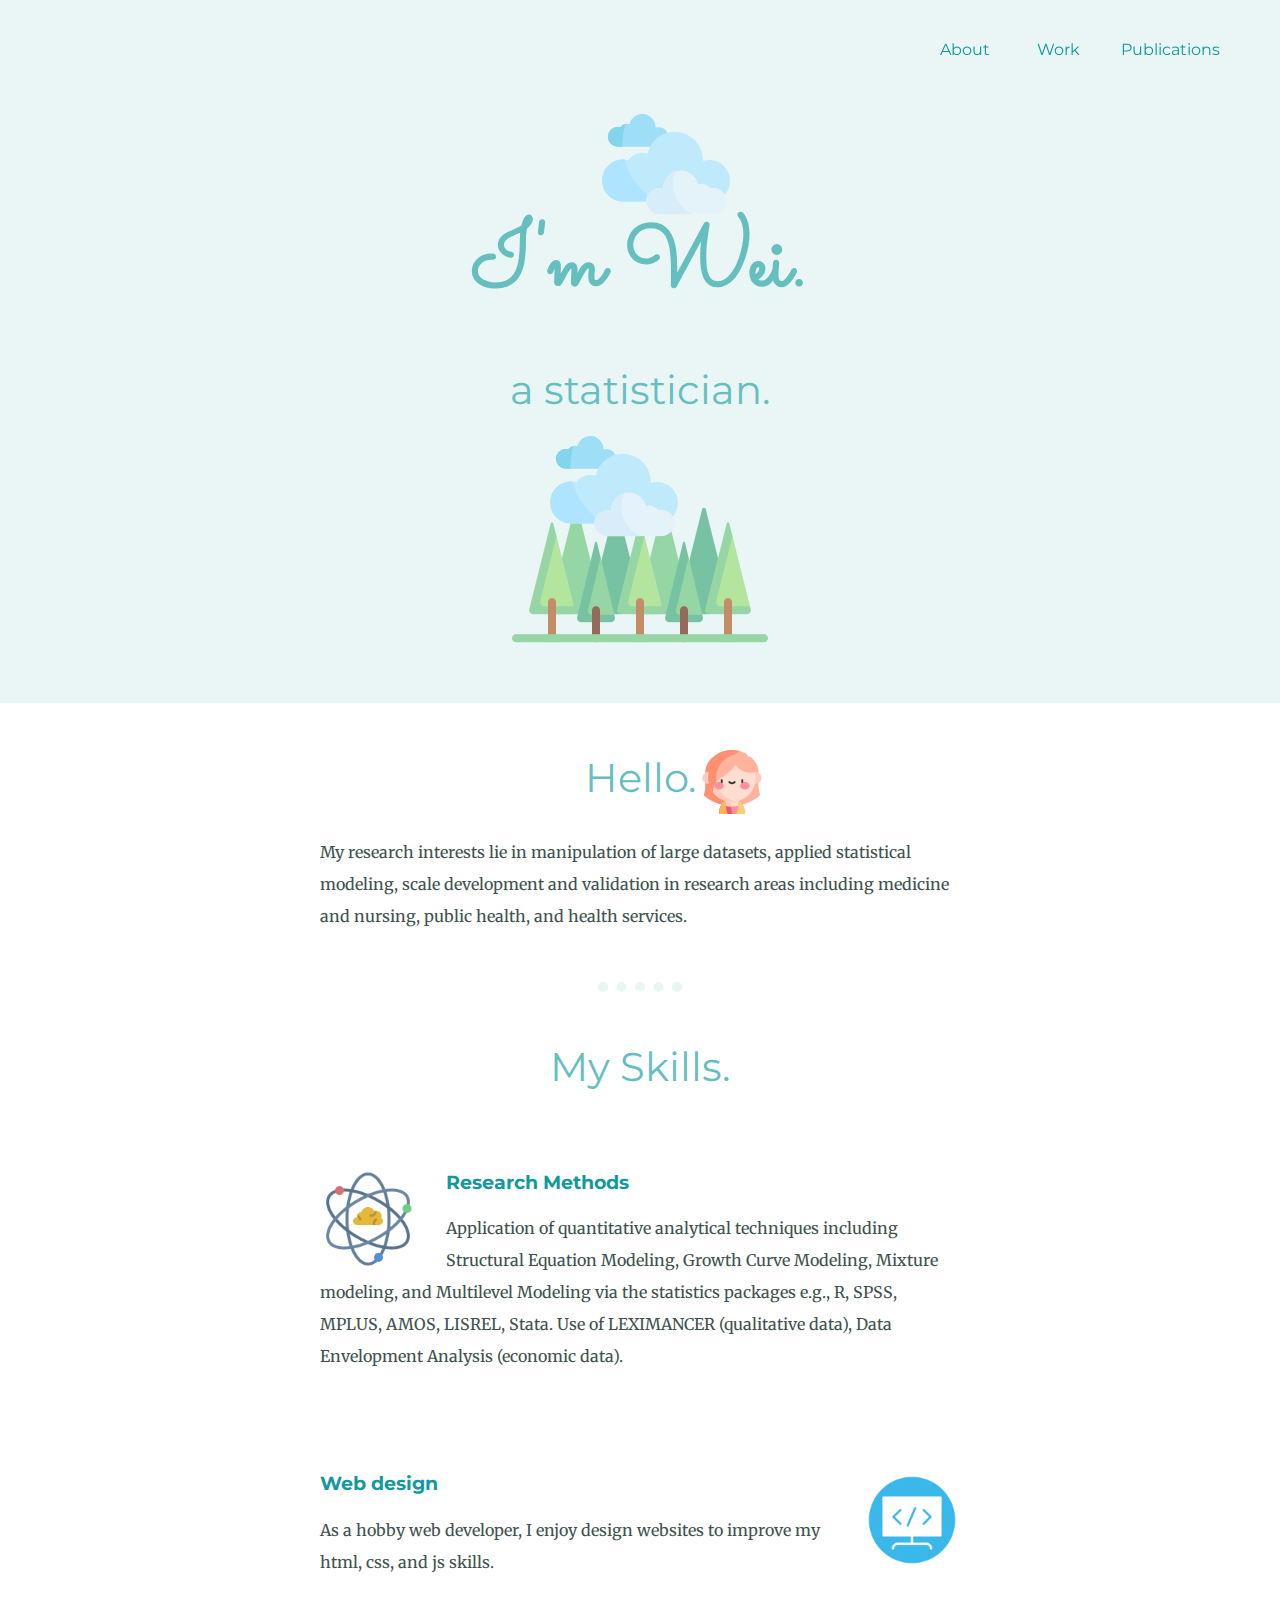
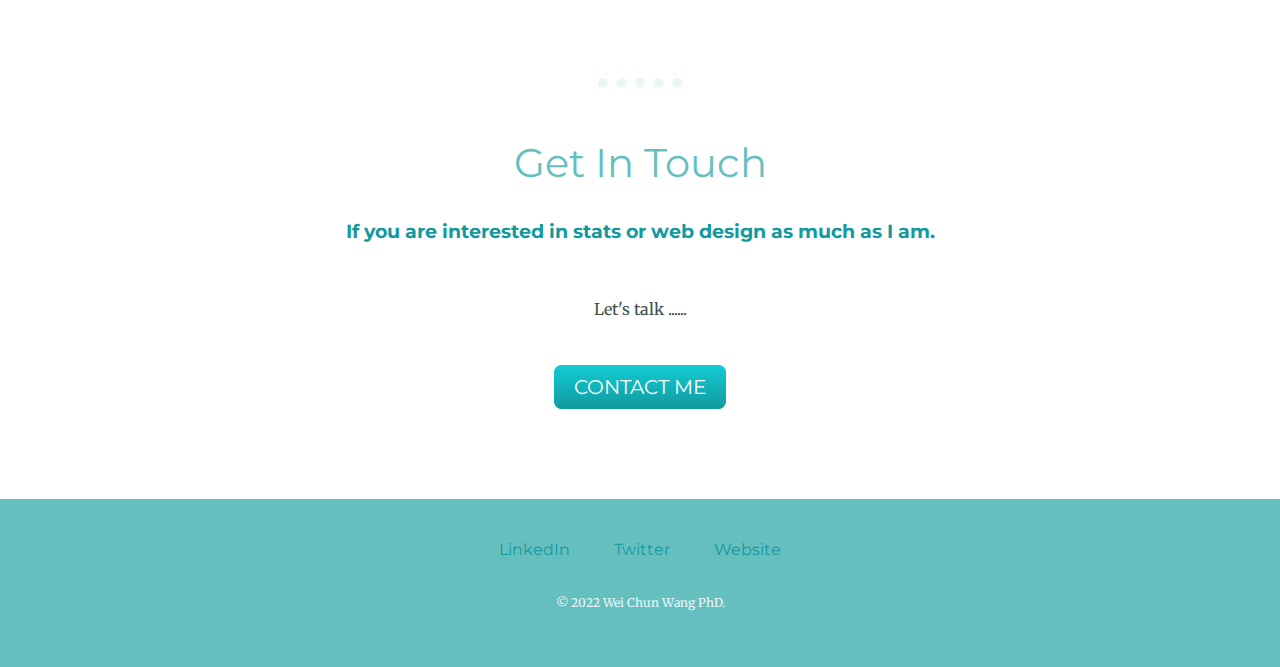
<file: index.html>
<html lang="en" dir="ltr">

<head>
  <meta charset="utf-8">
  <title>My Site</title>
  <link rel="stylesheet" href="./styles.css">  
  <link rel="preconnect" href="https://fonts.googleapis.com">
  <link rel="preconnect" href="https://fonts.gstatic.com" crossorigin>
  <link href="https://fonts.googleapis.com/css2?family=Merriweather&family=Montserrat:ital@1&family=Sacramento&display=swap" rel="stylesheet">

</head>


<body>
  <div class="top-container">
    <a class="About" href="about.html">About</a>
    <a class="Work" href="work.html">Work</a>
    <a class="Publications" href="publications.html">Publications</a>

    <img class="top-cloud" src="images/cloud.png" alt="cloud-img">
    <h1>I'm Wei. </h1>
    <h2>a statistician. </h2>
    <img class="bottom-cloud" src="images/cloud.png" alt="cloud-img">
    <img src="images/forest.png" alt="forest-img">
  </div>

  <div class="middle-container">
    <div class="profile">
      <img class="MeImage" src="images/Me.png" alt="Me Profile photo">
      <h2>Hello.</h2>
      <p class="intro">My research interests lie in manipulation of large datasets, applied statistical modeling, scale development and validation in research areas including medicine and nursing, public health, and health services.</p>
    </div>
    <hr>
    <div class="skills">
      <h2>My Skills.</h2>
      <div class="skill-row">
        <img class="skill" src="images/science.png" alt="data science image">
        <h3>Research Methods</h3>
        <p>Application of quantitative analytical techniques including Structural Equation Modeling, Growth Curve Modeling, Mixture modeling, and Multilevel Modeling via the statistics packages e.g., R, SPSS, MPLUS, AMOS, LISREL, Stata. Use of
          LEXIMANCER (qualitative data), Data Envelopment Analysis (economic data).</p>
      </div>
      <div class="skill-row">
        <img class="web-design" src="images/computer.png" alt="web design image">
        <h3>Web design</h3>
        <p>As a hobby web developer, I enjoy design websites to improve my html, css, and js skills. </p>
      </div>
    </div>
    <hr>
    <div class="contact-me">
      <h2>Get In Touch</h2>
      <h3>If you are interested in stats or web design as much as I am.</h3>
      <p class="end-text">Let's talk ......</p>
      <a class="btn" href="Contact-Me.html">CONTACT ME</a>
    </div>
  </div>


  <div class="bottom-container">
    <a class="footer-link" href="https://linkedin.com/">LinkedIn</a>
    <a class="footer-link" href="https://twitter.com/">Twitter</a>
    <a class="footer-link" href="https://victoria0017.github.io/Wei/">Website</a>
    <p class="copyright">© 2022 Wei Chun Wang PhD.</p>
  </div>

</body>

</html>
</file>
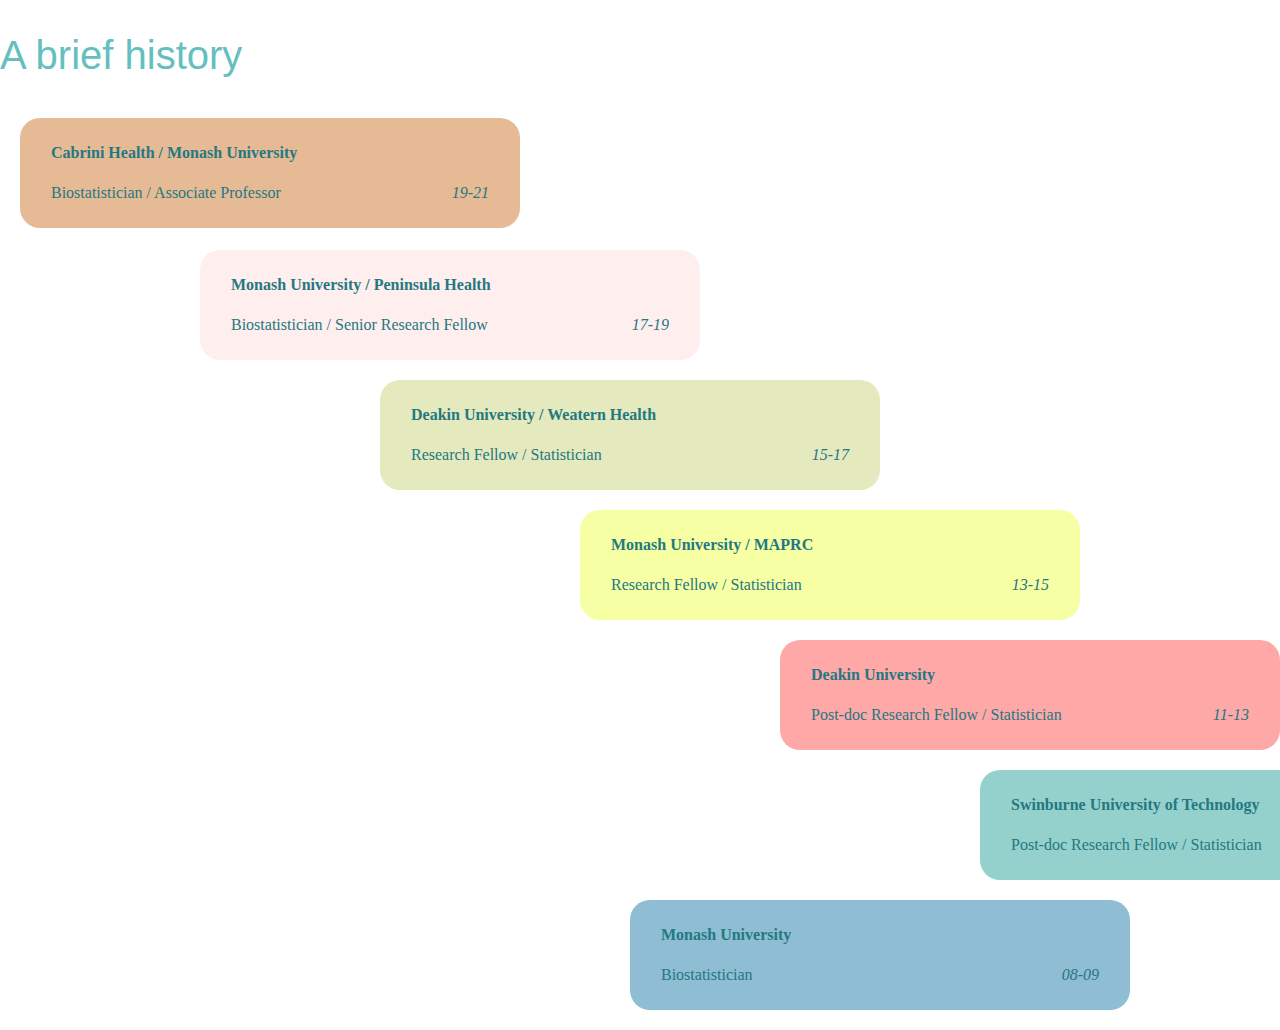
<file: about.html>
<!DOCTYPE html>
<html lang="en" dir="ltr">

<head>
  <link rel="stylesheet" href="./styles.css">
  <meta charset="utf-8">
  <title></title>
  <style media="screen">
    body {
      color: #247881;
      font-family: 'Merriweather', serif;
    }

    h2 {
      color: #66BFBF;
      font-family: 'Montserrat', sans-serif;
    }
  </style>
</head>

<body>
  <h2 style="text-align: left">A brief history</h2>
</body>

<div class="history">


<div class="year-19-21">
  <table style="background-color: #E6BA95">
    <tr>
      <th style="width: 70%">Cabrini Health / Monash University</th>

    </tr>

    <tr>
      <td>Biostatistician / Associate Professor</td>
      <td style="text-align: right"><i>19-21</i></td>
    </tr>
  </table>
</div>

<div class="year-17-19">
  <table style="background-color: #FFEEEE">
    <tr>
      <th style="width: 70%">Monash University / Peninsula Health</th>

    </tr>

    <tr>
      <td>Biostatistician / Senior Research Fellow</td>
      <td style="text-align: right"><i>17-19</i></td>
    </tr>
  </table>
</div>

<div class="year-15-17">
  <table style="background-color: #E4E9BE">
    <tr>
      <th style="width: 70%">Deakin University / Weatern Health</th>

    </tr>

    <tr>
      <td>Research Fellow / Statistician</td>
      <td style="text-align: right"><i>15-17</i></td>
    </tr>
  </table>
</div>

<div class="year-13-15">
  <table style="background-color: #F6FFA4">
    <tr>
      <th style="width: 70%">Monash University / MAPRC</th>

    </tr>

    <tr>
      <td>Research Fellow / Statistician</td>
      <td style="text-align: right"><i>13-15</i></td>
    </tr>
  </table>
</div>

<div class="year-11-13">
  <table style="background-color: #FFA8A8">
    <tr>
      <th style="width: 70%">Deakin University</th>

    </tr>

    <tr>
      <td>Post-doc Research Fellow / Statistician</td>
      <td style="text-align: right"><i>11-13</i></td>
    </tr>
  </table>
</div>

<div class="year-09-11">
  <table style="background-color: #95D1CC">
    <tr>
      <th style="width: 70%">Swinburne University of Technology</th>

    </tr>

    <tr>
      <td>Post-doc Research Fellow / Statistician</td>
      <td style="text-align: right"><i>09-11</i></td>
    </tr>
  </table>
</div>

<div class="year-08-09">
  <table style="background-color: #8FBDD3">
    <tr>
      <th style="width: 70%">Monash University</th>

    </tr>

    <tr>
      <td>Biostatistician</td>
      <td style="text-align: right"><i>08-09</i></td>
    </tr>
  </table>
</div>

</div>
</html>
</file>
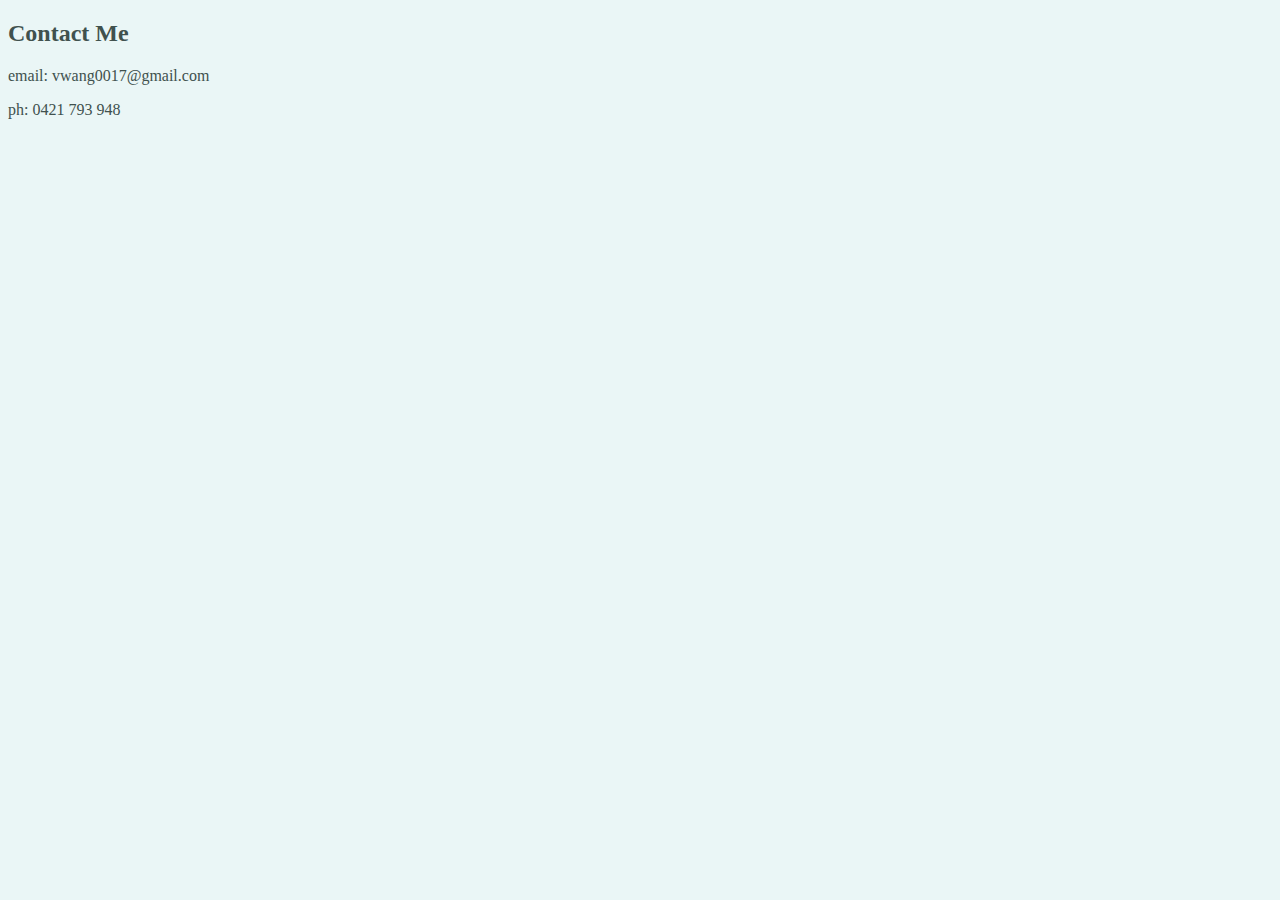
<file: Contact-Me.html>
<!DOCTYPE html>
<html lang="en" dir="ltr">

<head>
  <meta charset="utf-8">
  <title>CONTACT ME</title>
</head>

<body style="color: #40514E; background-color: #EAF6F6;">
  <h2>Contact Me</h2>
  <p>email: vwang0017@gmail.com</p>
  <p>ph: 0421 793 948</p>
</body>

</html>
</file>
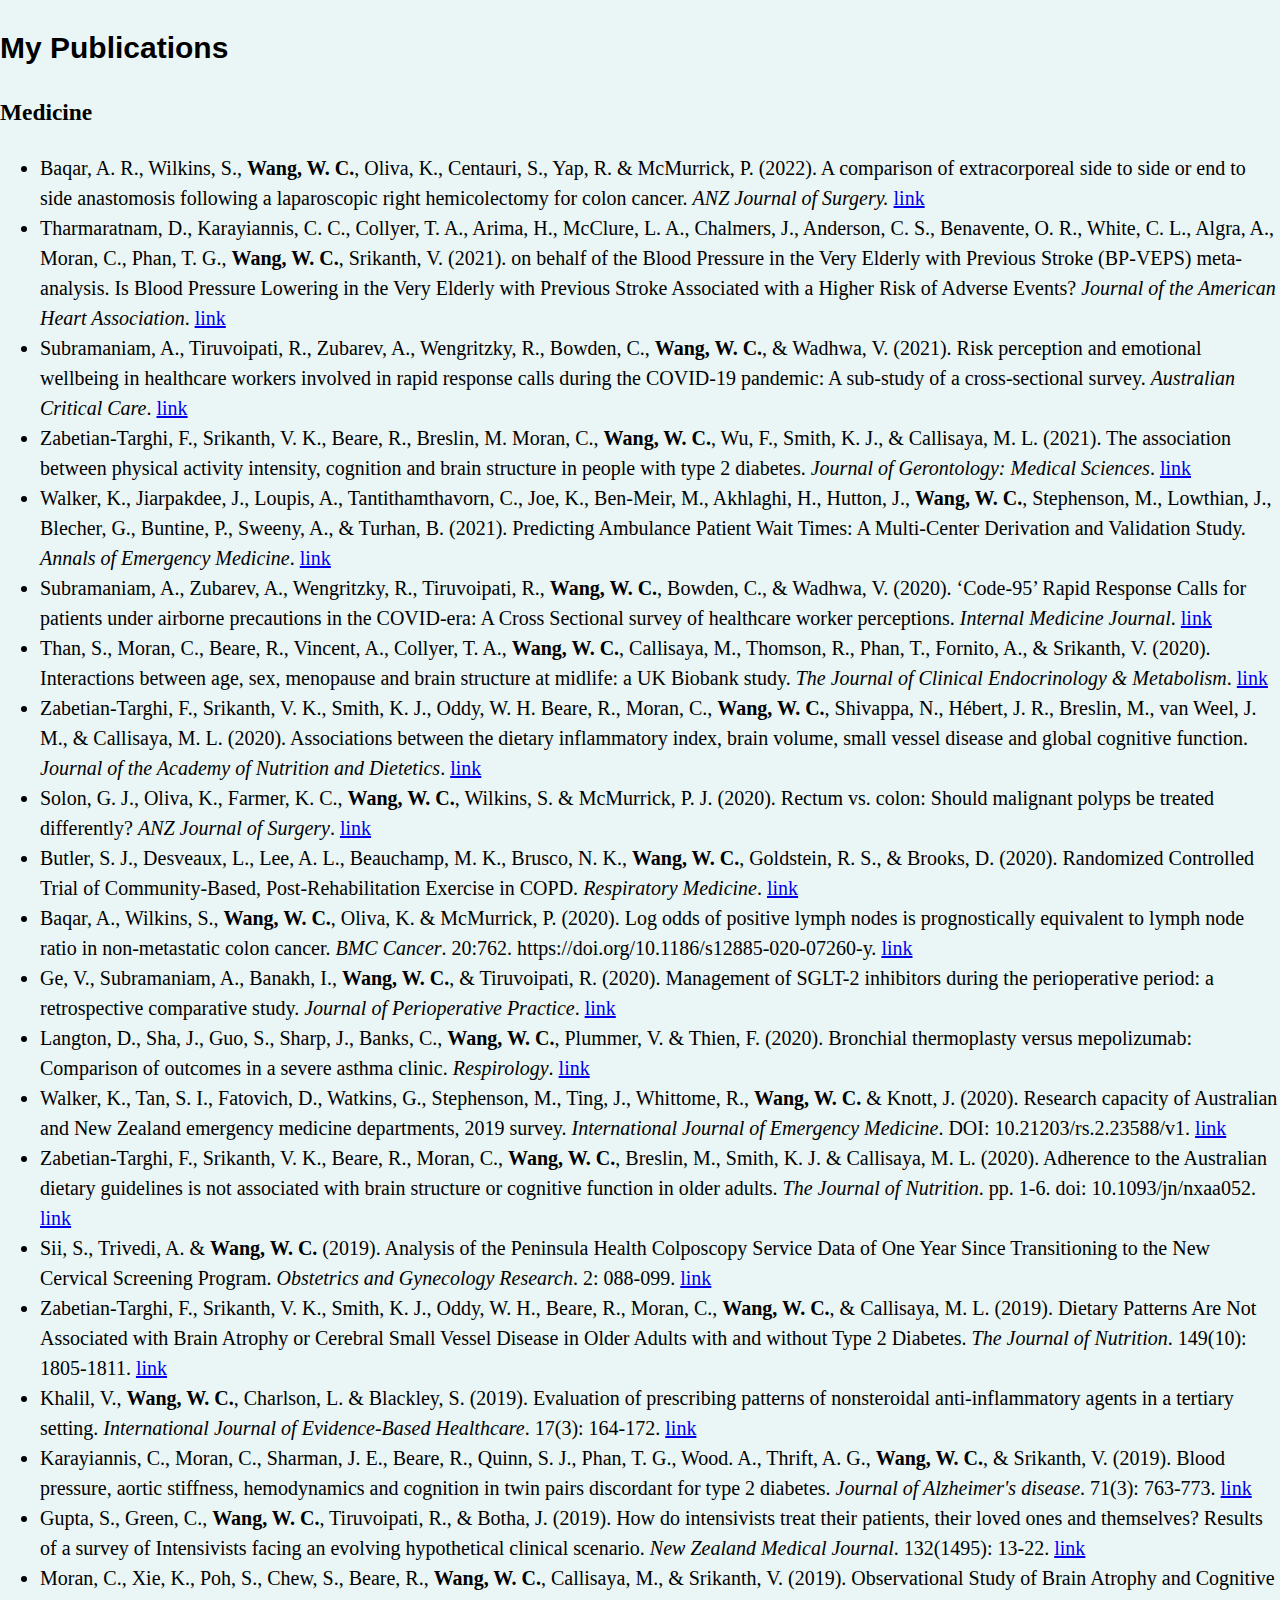
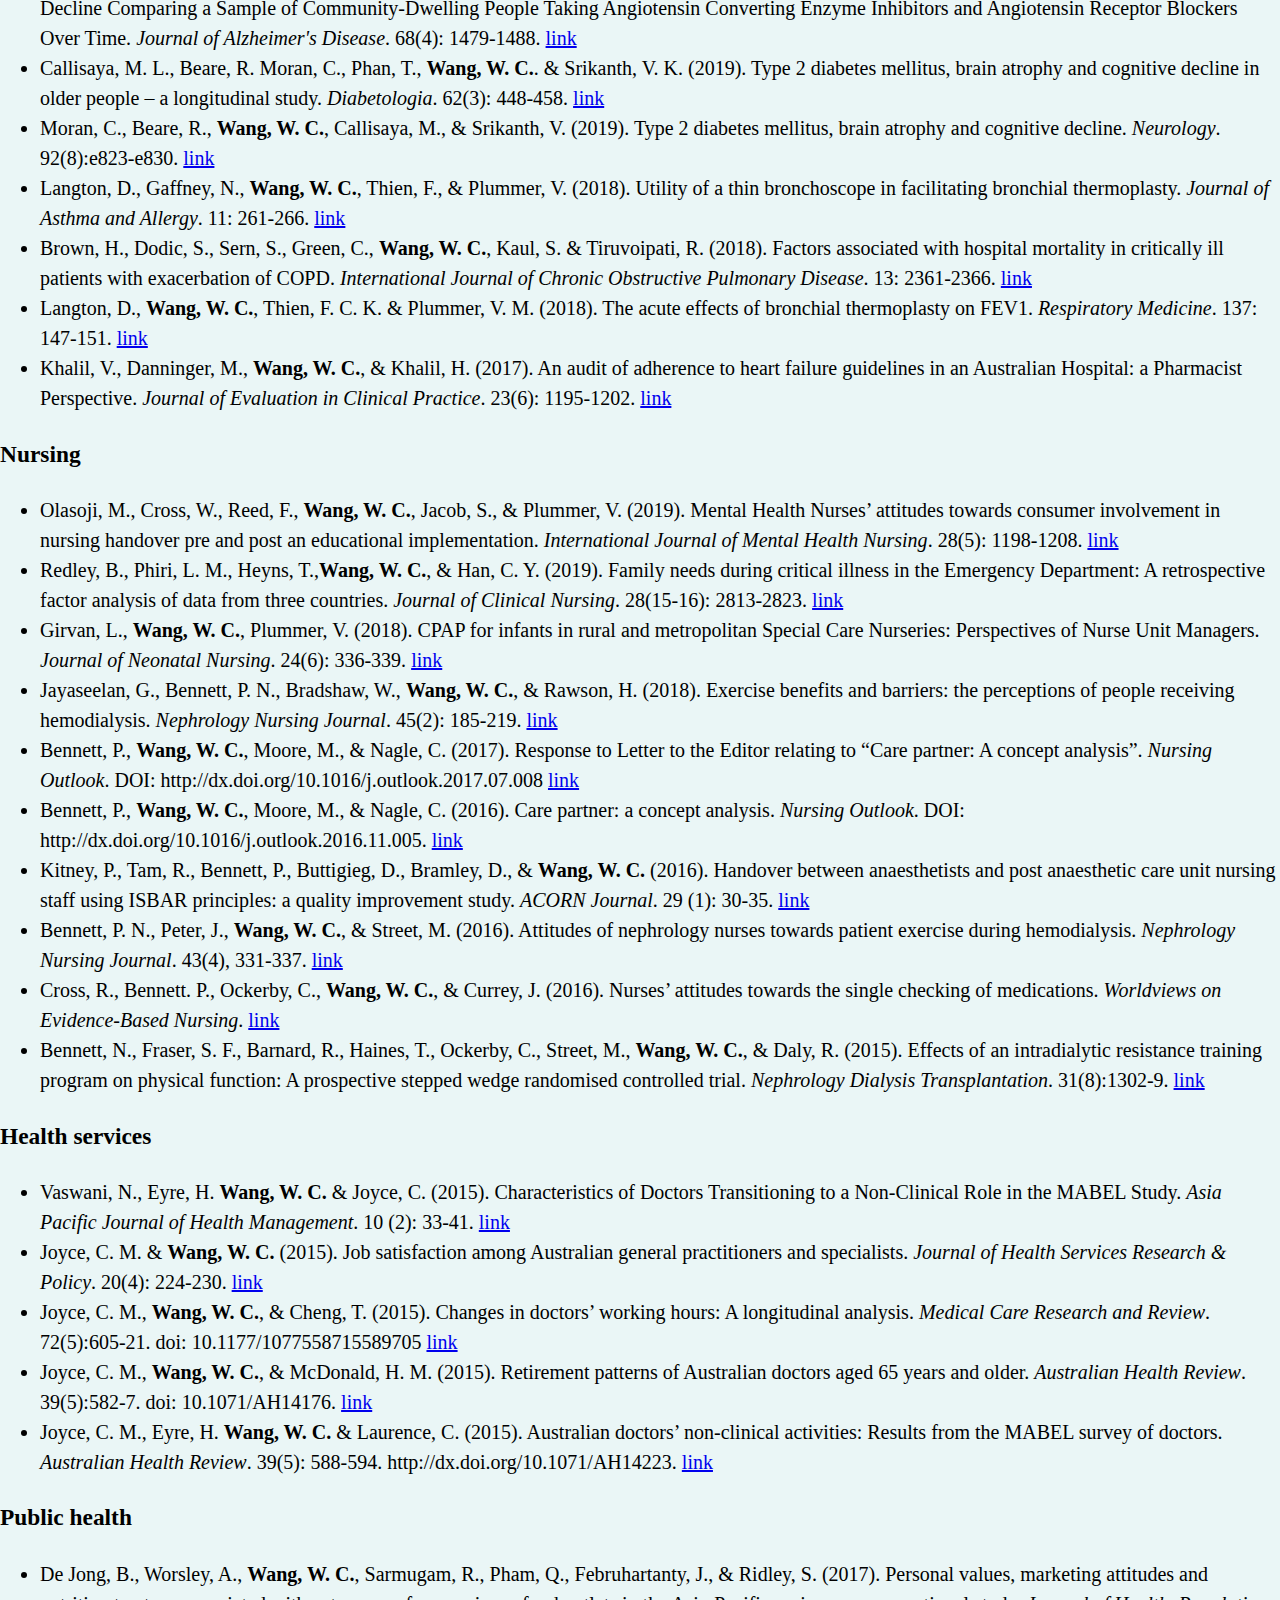
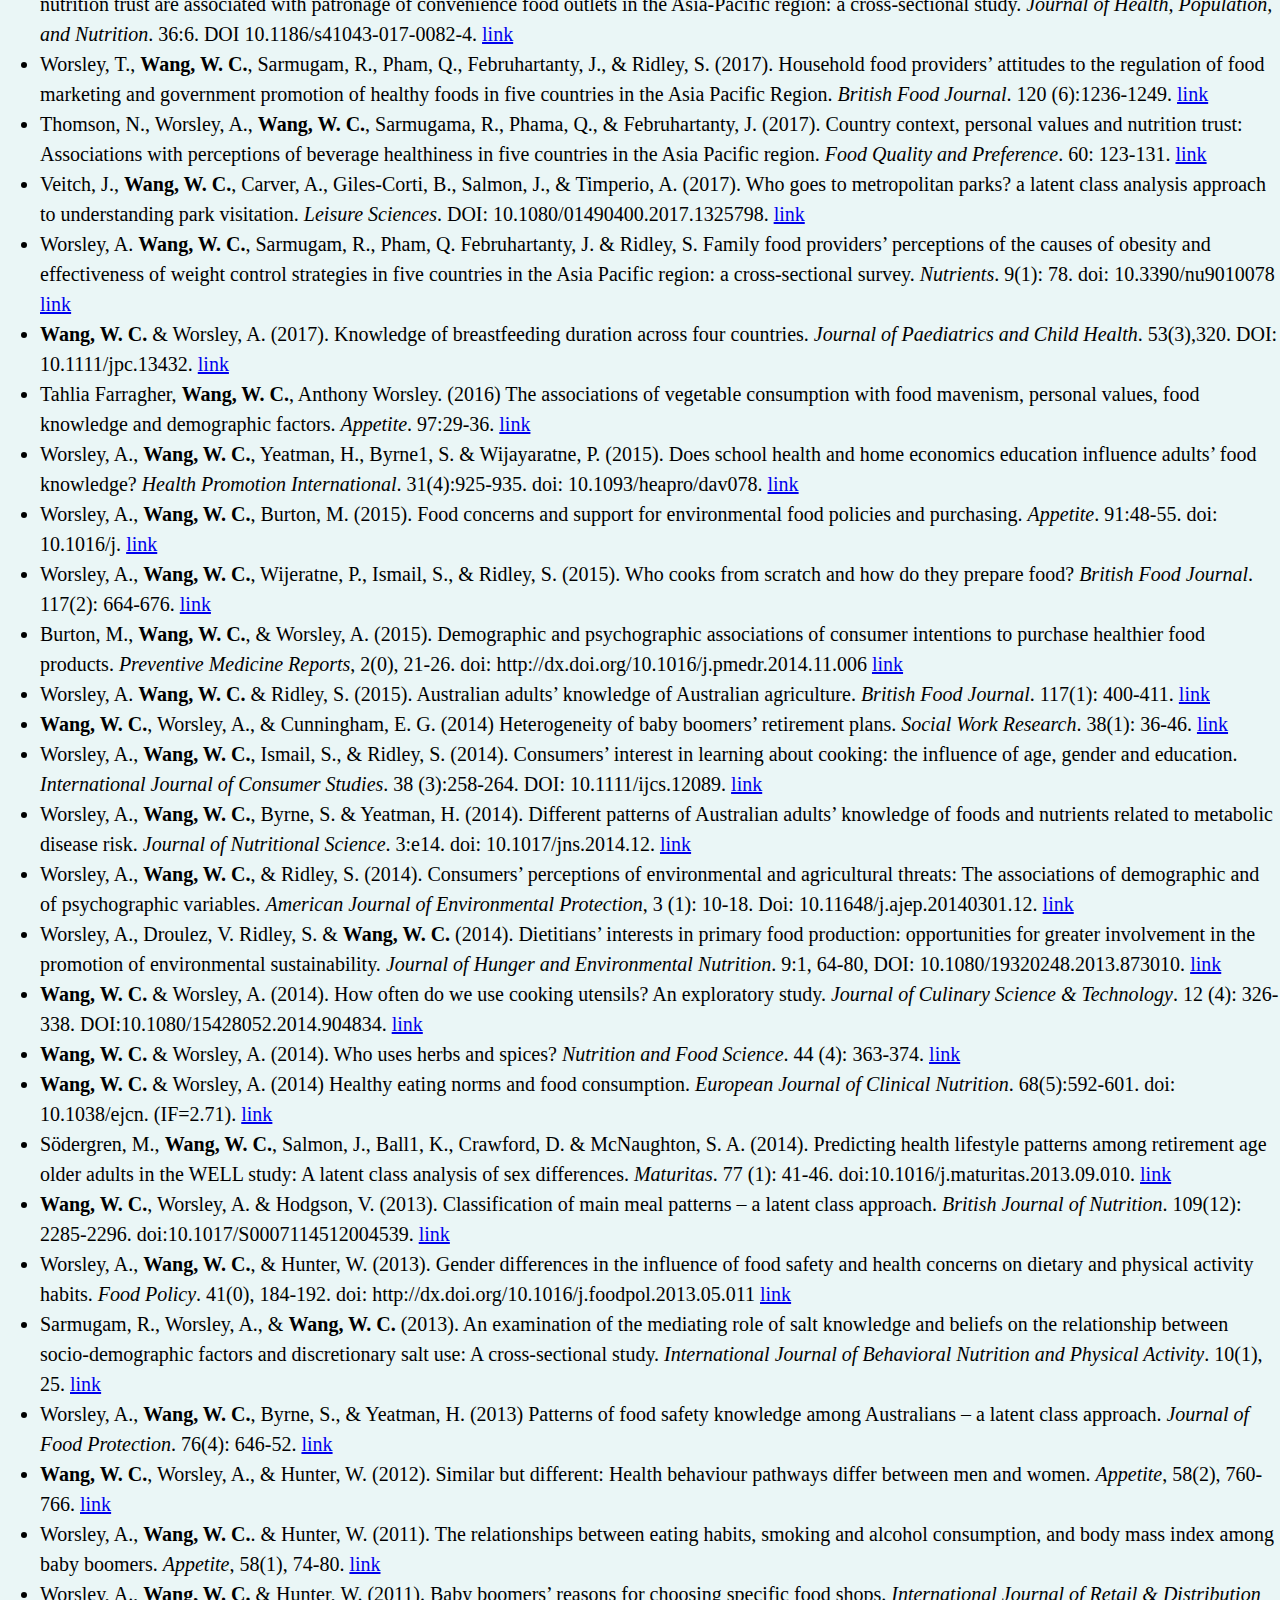
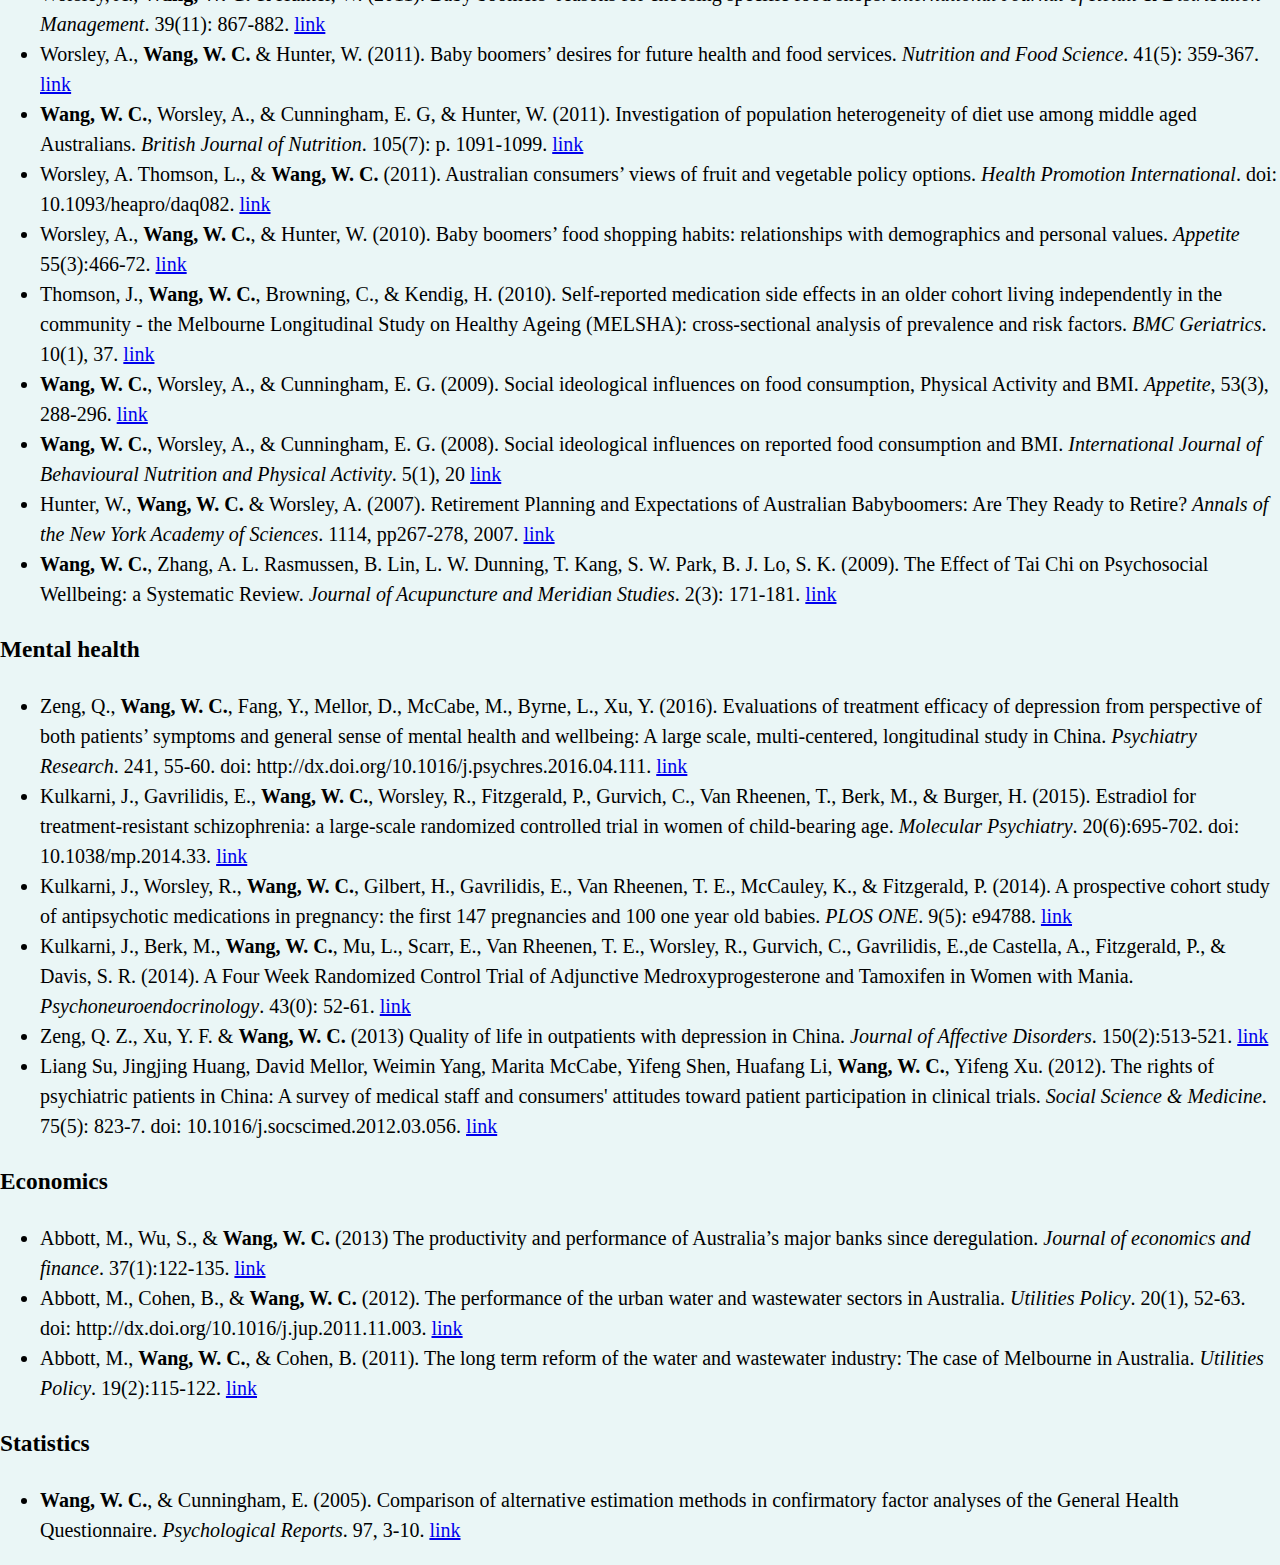
<file: publications.html>
<!DOCTYPE html>
<html lang="en" dir="ltr">

<style media="screen">
  body {

    background-color: #EAF6F6;
    line-height: 1.5;
    margin: 0;
  }

  h2 {
    font-family: 'Montserrat', sans-serif;
  }
</style>

<head>
  <meta charset="utf-8">
  <title>My Publications</title>
</head>

<body>
  <h2>My Publications</h2>
  <style media="screen">
    body {
      font-size: 20px;
    }
  </style>
  <h3>Medicine</h3>
  <ul>
    <li>
      Baqar, A. R., Wilkins, S., <b>Wang, W. C.</b>, Oliva, K., Centauri, S., Yap, R. & McMurrick, P. (2022). A comparison of extracorporeal side to side or end to side anastomosis following a laparoscopic right hemicolectomy for colon cancer. <i>ANZ
        Journal of Surgery.</i>
      <a href="https://pubmed.ncbi.nlm.nih.gov/35403808/#:~:text=Discussion%3A%20The%20type%20of%20extracorporeal,a%20higher%20postoperative%20ileus%20rate.">link</a>
    </li>
    <li>
      Tharmaratnam, D., Karayiannis, C. C., Collyer, T. A., Arima, H., McClure, L. A., Chalmers, J., Anderson, C. S., Benavente, O. R., White, C. L., Algra, A., Moran, C., Phan, T. G., <b>Wang, W. C.</b>, Srikanth, V. (2021). on behalf of the Blood
      Pressure
      in the
      Very Elderly with Previous Stroke (BP-VEPS) meta-analysis. Is Blood Pressure Lowering in the Very Elderly with Previous Stroke Associated with a Higher Risk of Adverse Events? <i>Journal of the American Heart Association</i>.
      <a href="https://www.ahajournals.org/doi/full/10.1161/JAHA.121.022240?af=R#:~:text=Very%20elderly%20people%20in%20secondary,falls%2C%20syncope%2C%20or%20mortality.">link</a>
    </li>
    <li>
      Subramaniam, A., Tiruvoipati, R., Zubarev, A., Wengritzky, R., Bowden, C., <b>Wang, W. C.</b>, & Wadhwa, V. (2021). Risk perception and emotional wellbeing in healthcare workers involved in rapid response calls during the COVID-19 pandemic: A
      sub-study of a cross-sectional survey. <i>Australian Critical Care</i>.
      <a href="https://pubmed.ncbi.nlm.nih.gov/34654611/">link</a>
    </li>
    <li>
      Zabetian-Targhi, F., Srikanth, V. K., Beare, R., Breslin, M. Moran, C., <b>Wang, W. C.</b>, Wu, F., Smith, K. J., & Callisaya, M. L. (2021). The association between physical activity intensity, cognition and brain structure in people with type
      2 diabetes. <i>Journal of Gerontology: Medical Sciences</i>.
      <a href="https://academic.oup.com/biomedgerontology/article-abstract/76/11/2047/6158971?login=false">link</a>
    </li>
    <li>
      Walker, K., Jiarpakdee, J., Loupis, A., Tantithamthavorn, C., Joe, K., Ben-Meir, M., Akhlaghi, H., Hutton, J., <b>Wang, W. C.</b>, Stephenson, M., Lowthian, J., Blecher, G., Buntine, P., Sweeny, A., & Turhan, B. (2021). Predicting Ambulance
      Patient Wait Times: A Multi-Center Derivation and Validation Study. <i>Annals of Emergency Medicine</i>.
      <a href="https://www.annemergmed.com/article/S0196-0644(21)00121-9/fulltext">link</a>
    </li>
    <li>
      Subramaniam, A., Zubarev, A., Wengritzky, R., Tiruvoipati, R., <b>Wang, W. C.</b>, Bowden, C., & Wadhwa, V. (2020). ‘Code-95’ Rapid Response Calls for patients under airborne precautions in the COVID-era: A Cross Sectional survey of healthcare
      worker perceptions. <i>Internal Medicine Journal</i>.
      <a href="https://onlinelibrary.wiley.com/doi/10.1111/imj.15145">link</a>
    </li>
    <li>
      Than, S., Moran, C., Beare, R., Vincent, A., Collyer, T. A., <b>Wang, W. C.</b>, Callisaya, M., Thomson, R., Phan, T., Fornito, A., & Srikanth, V. (2020). Interactions between age, sex, menopause and brain structure at midlife: a UK Biobank
      study. <i>The Journal of Clinical Endocrinology & Metabolism</i>.
      <a href="https://pubmed.ncbi.nlm.nih.gov/33205159/">link</a>
    </li>
    <li>
      Zabetian-Targhi, F., Srikanth, V. K., Smith, K. J., Oddy, W. H. Beare, R., Moran, C., <b>Wang, W. C.</b>, Shivappa, N., Hébert, J. R., Breslin, M., van Weel, J. M., & Callisaya, M. L. (2020). Associations between the dietary inflammatory index,
      brain volume, small vessel disease and global cognitive function. <i>Journal of the Academy of Nutrition and Dietetics</i>.
      <a href="https://pubmed.ncbi.nlm.nih.gov/33339764/">link</a>
    </li>
    <li>
      Solon, G. J., Oliva, K., Farmer, K. C., <b>Wang, W. C.</b>, Wilkins, S. & McMurrick, P. J. (2020). Rectum vs. colon: Should malignant polyps be treated differently? <i>ANZ Journal of Surgery</i>.
      <a href="https://pubmed.ncbi.nlm.nih.gov/33176067/">link</a>
    </li>
    <li>
      Butler, S. J., Desveaux, L., Lee, A. L., Beauchamp, M. K., Brusco, N. K., <b>Wang, W. C.</b>, Goldstein, R. S., & Brooks, D. (2020). Randomized Controlled Trial of Community-Based, Post-Rehabilitation Exercise in COPD. <i>Respiratory
        Medicine</i>.
      <a href="https://www.sciencedirect.com/science/article/abs/pii/S0954611120303358">link</a>
    </li>
    <li>
      Baqar, A., Wilkins, S., <b>Wang, W. C.</b>, Oliva, K. & McMurrick, P. (2020). Log odds of positive lymph nodes is prognostically equivalent to lymph node ratio in non-metastatic colon cancer. <i>BMC Cancer</i>. 20:762.
      https://doi.org/10.1186/s12885-020-07260-y.
      <a href="https://bmccancer.biomedcentral.com/articles/10.1186/s12885-020-07260-y">link</a>
    </li>
    <li>
      Ge, V., Subramaniam, A., Banakh, I., <b>Wang, W. C.</b>, & Tiruvoipati, R. (2020). Management of SGLT-2 inhibitors during the perioperative period: a retrospective comparative study. <i>Journal of Perioperative Practice</i>.
      <a href="https://pubmed.ncbi.nlm.nih.gov/32894998/">link</a>
    </li>
    <li>
      Langton, D., Sha, J., Guo, S., Sharp, J., Banks, C., <b>Wang, W. C.</b>, Plummer, V. & Thien, F. (2020). Bronchial thermoplasty versus mepolizumab: Comparison of outcomes in a severe asthma clinic. <i>Respirology</i>.
      <a href="https://onlinelibrary.wiley.com/doi/full/10.1111/resp.13830">link</a>
    </li>
    <li>
      Walker, K., Tan, S. I., Fatovich, D., Watkins, G., Stephenson, M., Ting, J., Whittome, R., <b>Wang, W. C.</b> & Knott, J. (2020). Research capacity of Australian and New Zealand emergency medicine departments, 2019 survey. <i>International
        Journal of Emergency Medicine</i>. DOI: 10.21203/rs.2.23588/v1.
      <a href="https://intjem.biomedcentral.com/articles/10.1186/s12245-020-00275-z">link</a>
    </li>
    <li>
      Zabetian-Targhi, F., Srikanth, V. K., Beare, R., Moran, C., <b>Wang, W. C.</b>, Breslin, M., Smith, K. J. & Callisaya, M. L. (2020). Adherence to the Australian dietary guidelines is not associated with brain structure or cognitive function in
      older adults. <i>The Journal of Nutrition</i>. pp. 1-6. doi: 10.1093/jn/nxaa052.
      <a href="https://eprints.utas.edu.au/33373/">link</a>
    </li>
    <li>
      Sii, S., Trivedi, A. & <b>Wang, W. C.</b> (2019). Analysis of the Peninsula Health Colposcopy Service Data of One Year Since Transitioning to the New Cervical Screening Program. <i>Obstetrics and Gynecology Research</i>. 2: 088-099.
      <a href="https://www.fortunejournals.com/articles/analysis-of-the-peninsula-health-colposcopy-service-data-of-one-year-since-transitioning-to-the-new-cervical-screening-program.html">link</a>
    </li>
    <li>
      Zabetian-Targhi, F., Srikanth, V. K., Smith, K. J., Oddy, W. H., Beare, R., Moran, C., <b>Wang, W. C.</b>, & Callisaya, M. L. (2019). Dietary Patterns Are Not Associated with Brain Atrophy or Cerebral Small Vessel Disease in Older Adults with
      and without Type 2 Diabetes. <i>The Journal of Nutrition</i>. 149(10): 1805-1811.
      <a href="https://pubmed.ncbi.nlm.nih.gov/31254348/">link</a>
    </li>
    <li>
      Khalil, V., <b>Wang, W. C.</b>, Charlson, L. & Blackley, S. (2019). Evaluation of prescribing patterns of nonsteroidal anti-inflammatory agents in a tertiary setting. <i>International Journal of Evidence-Based Healthcare</i>. 17(3): 164-172.
      <a href="https://pubmed.ncbi.nlm.nih.gov/31211729/">link</a>
    </li>
    <li>
      Karayiannis, C., Moran, C., Sharman, J. E., Beare, R., Quinn, S. J., Phan, T. G., Wood. A., Thrift, A. G., <b>Wang, W. C.</b>, & Srikanth, V. (2019). Blood pressure, aortic stiffness, hemodynamics and cognition in twin pairs discordant for type
      2 diabetes. <i>Journal of Alzheimer's disease</i>. 71(3): 763-773.
      <a href="https://pubmed.ncbi.nlm.nih.gov/31424396/">link</a>
    </li>
    <li>
      Gupta, S., Green, C., <b>Wang, W. C.</b>, Tiruvoipati, R., & Botha, J. (2019). How do intensivists treat their patients, their loved ones and themselves? Results of a survey of Intensivists facing an evolving hypothetical clinical scenario.
      <i>New Zealand Medical Journal</i>. 132(1495): 13-22.
      <a href="https://pubmed.ncbi.nlm.nih.gov/31095540/">link</a>
    </li>
    <li>
      Moran, C., Xie, K., Poh, S., Chew, S., Beare, R., <b>Wang, W. C.</b>, Callisaya, M., & Srikanth, V. (2019). Observational Study of Brain Atrophy and Cognitive Decline Comparing a Sample of Community-Dwelling People Taking Angiotensin Converting
      Enzyme Inhibitors and Angiotensin Receptor Blockers Over Time. <i>Journal of Alzheimer's Disease</i>. 68(4): 1479-1488.
      <a href="https://pubmed.ncbi.nlm.nih.gov/30909218/">link</a>
    </li>
    <li>
      Callisaya, M. L., Beare, R. Moran, C., Phan, T., <b>Wang, W. C.</b>. & Srikanth, V. K. (2019). Type 2 diabetes mellitus, brain atrophy and cognitive decline in older people – a longitudinal study. <i>Diabetologia</i>. 62(3): 448-458.
      <a href="https://link.springer.com/article/10.1007/s00125-018-4778-9">link</a>
    </li>
    <li>
      Moran, C., Beare, R., <b>Wang, W. C.</b>, Callisaya, M., & Srikanth, V. (2019). Type 2 diabetes mellitus, brain atrophy and cognitive decline. <i>Neurology</i>. 92(8):e823-e830.
      <a href="https://pubmed.ncbi.nlm.nih.gov/30674592/">link</a>
    </li>
    <li>
      Langton, D., Gaffney, N., <b>Wang, W. C.</b>, Thien, F., & Plummer, V. (2018). Utility of a thin bronchoscope in facilitating bronchial thermoplasty. <i>Journal of Asthma and Allergy</i>. 11: 261-266.
      <a href="https://pubmed.ncbi.nlm.nih.gov/30410372/">link</a>
    </li>
    <li>
      Brown, H., Dodic, S., Sern, S., Green, C., <b>Wang, W. C.</b>, Kaul, S. & Tiruvoipati, R. (2018). Factors associated with hospital mortality in critically ill patients with exacerbation of COPD. <i>International Journal of Chronic Obstructive
        Pulmonary Disease</i>. 13: 2361-2366.
      <a href="https://pubmed.ncbi.nlm.nih.gov/30122916/">link</a>
    </li>
    <li>
      Langton, D., <b>Wang, W. C.</b>, Thien, F. C. K. & Plummer, V. M. (2018). The acute effects of bronchial thermoplasty on FEV1. <i>Respiratory Medicine</i>. 137: 147-151.
      <a href="https://www.resmedjournal.com/article/S0954-6111(18)30067-2/fulltext">link</a>
    </li>
    <li>
      Khalil, V., Danninger, M., <b>Wang, W. C.</b>, & Khalil, H. (2017). An audit of adherence to heart failure guidelines in an Australian Hospital: a Pharmacist Perspective. <i>Journal of Evaluation in Clinical Practice</i>. 23(6): 1195-1202.
      <a href="https://pubmed.ncbi.nlm.nih.gov/28512920/">link</a>
    </li>
  </ul>

  <h3>Nursing</h3>
  <ul>
    <li>
      Olasoji, M., Cross, W., Reed, F., <b>Wang, W. C.</b>, Jacob, S., & Plummer, V. (2019). Mental Health Nurses’ attitudes towards consumer involvement in nursing handover pre and post an educational implementation. <i>International Journal of
        Mental
        Health Nursing</i>. 28(5): 1198-1208.
      <a href="https://onlinelibrary.wiley.com/doi/abs/10.1111/inm.12631">link</a>
    </li>
    <li>
      Redley, B., Phiri, L. M., Heyns, T.,<b>Wang, W. C.</b>, & Han, C. Y. (2019). Family needs during critical illness in the Emergency Department: A retrospective factor analysis of data from three countries. <i>Journal of Clinical Nursing</i>.
      28(15-16): 2813-2823.
      <a href="https://pubmed.ncbi.nlm.nih.gov/30937996/">link</a>
    </li>
    <li>
      Girvan, L., <b>Wang, W. C.</b>, Plummer, V. (2018). CPAP for infants in rural and metropolitan Special Care Nurseries: Perspectives of Nurse Unit Managers. <i>Journal of Neonatal Nursing</i>. 24(6): 336-339.
      <a href="https://www.sciencedirect.com/science/article/abs/pii/S1355184118300498">link</a>
    </li>
    <li>
      Jayaseelan, G., Bennett, P. N., Bradshaw, W., <b>Wang, W. C.</b>, & Rawson, H. (2018). Exercise benefits and barriers: the perceptions of people receiving hemodialysis. <i>Nephrology Nursing Journal</i>. 45(2): 185-219.
      <a href="https://pubmed.ncbi.nlm.nih.gov/30303639/">link</a>
    </li>
    <li>
      Bennett, P., <b>Wang, W. C.</b>, Moore, M., & Nagle, C. (2017). Response to Letter to the Editor relating to “Care partner: A concept analysis”. <i>Nursing Outlook</i>.
      DOI: http://dx.doi.org/10.1016/j.outlook.2017.07.008
      <a href="https://pubmed.ncbi.nlm.nih.gov/28781192/">link</a>
    </li>
    <li>
      Bennett, P., <b>Wang, W. C.</b>, Moore, M., & Nagle, C. (2016). Care partner: a concept analysis. <i>Nursing Outlook</i>. DOI: http://dx.doi.org/10.1016/j.outlook.2016.11.005.
      <a href="https://pubmed.ncbi.nlm.nih.gov/27993361/">link</a>
    </li>
    <li>
      Kitney, P., Tam, R., Bennett, P., Buttigieg, D., Bramley, D., & <b>Wang, W. C.</b> (2016). Handover between anaesthetists and post anaesthetic care unit nursing staff using ISBAR principles: a quality improvement study. <i>ACORN Journal</i>. 29
      (1): 30-35.
      <a href="https://www.journal.acorn.org.au/jpn/vol29/iss1/2/">link</a>
    </li>
    <li>
      Bennett, P. N., Peter, J., <b>Wang, W. C.</b>, & Street, M. (2016). Attitudes of nephrology nurses towards patient exercise during hemodialysis. <i>Nephrology Nursing Journal</i>. 43(4), 331-337.
      <a href="https://pubmed.ncbi.nlm.nih.gov/30550060/">link</a>
    </li>
    <li>
      Cross, R., Bennett. P., Ockerby, C., <b>Wang, W. C.</b>, & Currey, J. (2016). Nurses’ attitudes towards the single checking of medications. <i>Worldviews on Evidence-Based Nursing</i>.
      <a href="https://research.monash.edu/en/publications/nurses-attitudes-toward-the-single-checking-of-medications">link</a>
    </li>
    <li>
      Bennett, N., Fraser, S. F., Barnard, R., Haines, T., Ockerby, C., Street, M., <b>Wang, W. C.</b>, & Daly, R. (2015). Effects of an intradialytic resistance training program on physical function: A prospective stepped wedge randomised controlled
      trial. <i>Nephrology Dialysis Transplantation</i>. 31(8):1302-9.
      <a href="https://pubmed.ncbi.nlm.nih.gov/26715763/">link</a>
    </li>
  </ul>

  <h3>Health services</h3>
  <ul>
    <li>
      Vaswani, N., Eyre, H. <b>Wang, W. C.</b> & Joyce, C. (2015). Characteristics of Doctors Transitioning to a Non-Clinical Role in the MABEL Study. <i>Asia Pacific Journal of Health Management</i>. 10 (2): 33-41.
      <a href="https://www.researchgate.net/publication/281761998_Characteristics_of_Doctors_Transitioning_to_a_Non-Clinical_Role_in_the_MABEL_Study">link</a>
    </li>
    <li>
      Joyce, C. M. & <b>Wang, W. C.</b> (2015). Job satisfaction among Australian general practitioners and specialists. <i>Journal of Health Services Research & Policy</i>. 20(4): 224-230.
      <a href="https://www.researchgate.net/publication/309605977_Job_satisfaction_among_Australian_general_practitioners_and_specialists">link</a>
    </li>
    <li>
      Joyce, C. M., <b>Wang, W. C.</b>, & Cheng, T. (2015). Changes in doctors’ working hours: A longitudinal analysis. <i>Medical Care Research and Review</i>. 72(5):605-21. doi: 10.1177/1077558715589705
      <a href="https://pubmed.ncbi.nlm.nih.gov/26044096/">link</a>
    </li>
    <li>
      Joyce, C. M., <b>Wang, W. C.</b>, & McDonald, H. M. (2015). Retirement patterns of Australian doctors aged 65 years and older. <i>Australian Health Review</i>. 39(5):582-7. doi: 10.1071/AH14176.
      <a href="https://pubmed.ncbi.nlm.nih.gov/26093885/#:~:text=Retirement%20was%20associated%20with%3A%20(1,and%20(6)%20working%20fewer%20hours">link</a>
    </li>
    <li>
      Joyce, C. M., Eyre, H. <b>Wang, W. C.</b> & Laurence, C. (2015). Australian doctors’ non-clinical activities: Results from the MABEL survey of doctors. <i>Australian Health Review</i>. 39(5): 588-594. http://dx.doi.org/10.1071/AH14223.
      <a href="https://www.publish.csiro.au/ah/ah14223">link</a>
    </li>
  </ul>

  <h3>Public health</h3>
  <ul>
    <li>
      De Jong, B., Worsley, A., <b>Wang, W. C.</b>, Sarmugam, R., Pham, Q., Februhartanty, J., & Ridley, S. (2017). Personal values, marketing attitudes and nutrition trust are associated with patronage of convenience food outlets in the Asia-Pacific
      region: a cross-sectional study. <i>Journal of Health, Population, and Nutrition</i>. 36:6. DOI 10.1186/s41043-017-0082-4.
      <a href="https://pubmed.ncbi.nlm.nih.gov/28209196/">link</a>
    </li>
    <li>
      Worsley, T., <b>Wang, W. C.</b>, Sarmugam, R., Pham, Q., Februhartanty, J., & Ridley, S. (2017). Household food providers’ attitudes to the regulation of food marketing and government promotion of healthy foods in five countries in the Asia
      Pacific Region. <i>British Food Journal</i>. 120 (6):1236-1249.
      <a href="https://www.emerald.com/insight/content/doi/10.1108/BFJ-05-2017-0269/full/html">link</a>
    </li>
    <li>
      Thomson, N., Worsley, A., <b>Wang, W. C.</b>, Sarmugama, R., Phama, Q., & Februhartanty, J. (2017). Country context, personal values and nutrition trust: Associations with perceptions of beverage healthiness in five countries in the Asia
      Pacific
      region. <i>Food Quality and Preference</i>. 60: 123-131.
      <a href="https://agris.fao.org/agris-search/search.do?recordID=US201800314464">link</a>
    </li>
    <li>
      Veitch, J., <b>Wang, W. C.</b>, Carver, A., Giles-Corti, B., Salmon, J., & Timperio, A. (2017). Who goes to metropolitan parks? a latent class analysis approach to understanding park visitation. <i>Leisure Sciences</i>. DOI:
      10.1080/01490400.2017.1325798.
      <a href="https://www.tandfonline.com/doi/abs/10.1080/01490400.2017.1325798">link</a>
    </li>
    <li>
      Worsley, A. <b>Wang, W. C.</b>, Sarmugam, R., Pham, Q. Februhartanty, J. & Ridley, S. Family food providers’ perceptions of the causes of obesity and effectiveness of weight control strategies in five countries in the Asia Pacific region: a
      cross-sectional survey. <i>Nutrients</i>. 9(1): 78. doi: 10.3390/nu9010078
      <a href="https://pubmed.ncbi.nlm.nih.gov/28106781/">link</a>
    </li>
    <li>
      <b>Wang, W. C.</b> & Worsley, A. (2017). Knowledge of breastfeeding duration across four countries. <i>Journal of Paediatrics and Child Health</i>. 53(3),320. DOI: 10.1111/jpc.13432.
      <a href="https://onlinelibrary.wiley.com/doi/10.1111/jpc.13432">link</a>
    </li>
    <li>
      Tahlia Farragher, <b>Wang, W. C.</b>, Anthony Worsley. (2016) The associations of vegetable consumption with food mavenism, personal values, food knowledge and demographic factors. <i>Appetite</i>. 97:29-36.
      <a href="https://pubmed.ncbi.nlm.nih.gov/26581827/">link</a>
    </li>
    <li>
      Worsley, A., <b>Wang, W. C.</b>, Yeatman, H., Byrne1, S. & Wijayaratne, P. (2015). Does school health and home economics education influence adults’ food knowledge? <i>Health Promotion International</i>. 31(4):925-935. doi:
      10.1093/heapro/dav078.
      <a href="https://academic.oup.com/heapro/article/31/4/925/2593468?login=true">link</a>
    </li>
    <li>
      Worsley, A., <b>Wang, W. C.</b>, Burton, M. (2015). Food concerns and support for environmental food policies and purchasing. <i>Appetite</i>. 91:48-55. doi: 10.1016/j.
      <a href="https://www.sciencedirect.com/science/article/abs/pii/S0195666315001336">link</a>
    </li>
    <li>
      Worsley, A., <b>Wang, W. C.</b>, Wijeratne, P., Ismail, S., & Ridley, S. (2015). Who cooks from scratch and how do they prepare food? <i>British Food Journal</i>. 117(2): 664-676.
      <a href="https://www.emerald.com/insight/content/doi/10.1108/BFJ-01-2014-0018/full/html">link</a>
    </li>
    <li>
      Burton, M., <b>Wang, W. C.</b>, & Worsley, A. (2015). Demographic and psychographic associations of consumer intentions to purchase healthier food products. <i>Preventive Medicine Reports</i>, 2(0), 21-26. doi:
      http://dx.doi.org/10.1016/j.pmedr.2014.11.006
      <a href="https://www.sciencedirect.com/science/article/pii/S2211335514000199">link</a>
    </li>
    <li>
      Worsley, A. <b>Wang, W. C.</b> & Ridley, S. (2015). Australian adults’ knowledge of Australian agriculture. <i>British Food Journal</i>. 117(1): 400-411.
      <a href="https://www.emerald.com/insight/content/doi/10.1108/BFJ-07-2013-0175/full/html">link</a>
    </li>
    <li>
      <b>Wang, W. C.</b>, Worsley, A., & Cunningham, E. G. (2014) Heterogeneity of baby boomers’ retirement plans. <i>Social Work Research</i>. 38(1): 36-46.
      <a href="https://academic.oup.com/swr/article-abstract/38/1/36/2279262?login=false">link</a>
    </li>
    <li>
      Worsley, A., <b>Wang, W. C.</b>, Ismail, S., & Ridley, S. (2014). Consumers’ interest in learning about cooking: the influence of age, gender and education. <i>International Journal of Consumer Studies</i>. 38 (3):258-264. DOI:
      10.1111/ijcs.12089.
      <a href="https://onlinelibrary.wiley.com/doi/abs/10.1111/ijcs.12089">link</a>
    </li>
    <li>
      Worsley, A., <b>Wang, W. C.</b>, Byrne, S. & Yeatman, H. (2014). Different patterns of Australian adults’ knowledge of foods and nutrients related to metabolic disease risk. <i>Journal of Nutritional Science</i>. 3:e14. doi:
      10.1017/jns.2014.12.
      <a href="https://www.cambridge.org/core/journals/journal-of-nutritional-science/article/different-patterns-of-australian-adults-knowledge-of-foods-and-nutrients-related-to-metabolic-disease-risk/A971025FED2AA56822E6A934C65AECA4">link</a>
    </li>
    <li>
      Worsley, A., <b>Wang, W. C.</b>, & Ridley, S. (2014). Consumers’ perceptions of environmental and agricultural threats: The associations of demographic and of psychographic variables. <i>American Journal of Environmental Protection</i>, 3 (1):
      10-18. Doi: 10.11648/j.ajep.20140301.12.
      <a href="https://www.sciencepublishinggroup.com/journal/paperinfo.aspx?journalid=163&doi=10.11648/j.ajep.20140301.12">link</a>
    </li>
    <li>
      Worsley, A., Droulez, V. Ridley, S. & <b>Wang, W. C.</b> (2014). Dietitians’ interests in primary food production: opportunities for greater involvement in the promotion of environmental sustainability. <i>Journal of Hunger and Environmental
        Nutrition</i>. 9:1, 64-80, DOI: 10.1080/19320248.2013.873010.
      <a href="https://www.tandfonline.com/doi/abs/10.1080/19320248.2013.873010">link</a>
    </li>
    <li>
      <b>Wang, W. C.</b> & Worsley, A. (2014). How often do we use cooking utensils? An exploratory study. <i>Journal of Culinary Science & Technology</i>. 12 (4): 326-338. DOI:10.1080/15428052.2014.904834.
      <a href="https://www.tandfonline.com/doi/abs/10.1080/15428052.2014.904834">link</a>
    </li>
    <li>
      <b>Wang, W. C.</b> & Worsley, A. (2014). Who uses herbs and spices? <i>Nutrition and Food Science</i>. 44 (4): 363-374.
      <a href="https://www.emerald.com/insight/content/doi/10.1108/NFS-09-2013-0105/full/html">link</a>
    </li>
    <li>
      <b>Wang, W. C.</b> & Worsley, A. (2014) Healthy eating norms and food consumption. <i>European Journal of Clinical Nutrition</i>. 68(5):592-601. doi: 10.1038/ejcn. (IF=2.71).
      <a href="https://pubmed.ncbi.nlm.nih.gov/24595223/">link</a>
    </li>
    <li>
      Södergren, M., <b>Wang, W. C.</b>, Salmon, J., Ball1, K., Crawford, D. & McNaughton, S. A. (2014). Predicting health lifestyle patterns among retirement age older adults in the WELL study: A latent class analysis of sex differences.
      <i>Maturitas</i>. 77 (1): 41-46. doi:10.1016/j.maturitas.2013.09.010.
      <a href="https://pubmed.ncbi.nlm.nih.gov/24144958/">link</a>
    </li>
    <li>
      <b>Wang, W. C.</b>, Worsley, A. & Hodgson, V. (2013). Classification of main meal patterns – a latent class approach. <i>British Journal of Nutrition</i>. 109(12): 2285-2296. doi:10.1017/S0007114512004539.
      <a href="https://www.cambridge.org/core/journals/british-journal-of-nutrition/article/classification-of-main-meal-patterns-a-latent-class-approach/F51A7FA66B78DBE5A2220E58D88E9ECA">link</a>
    </li>
    <li>
      Worsley, A., <b>Wang, W. C.</b>, & Hunter, W. (2013). Gender differences in the influence of food safety and health concerns on dietary and physical activity habits. <i>Food Policy</i>. 41(0), 184-192. doi:
      http://dx.doi.org/10.1016/j.foodpol.2013.05.011
      <a href="https://www.sciencedirect.com/science/article/abs/pii/S0306919213000626">link</a>
    </li>
    <li>
      Sarmugam, R., Worsley, A., & <b>Wang, W. C.</b> (2013). An examination of the mediating role of salt knowledge and beliefs on the relationship between socio-demographic factors and discretionary salt use: A cross-sectional study.
      <i>International
        Journal of Behavioral Nutrition and Physical Activity</i>. 10(1), 25.
      <a href="https://pubmed.ncbi.nlm.nih.gov/23418906/">link</a>
    </li>
    <li>
      Worsley, A., <b>Wang, W. C.</b>, Byrne, S., & Yeatman, H. (2013) Patterns of food safety knowledge among Australians – a latent class approach. <i>Journal of Food Protection</i>. 76(4): 646-52.
      <a href="https://pubmed.ncbi.nlm.nih.gov/23575127/">link</a>
    </li>
    <li>
      <b>Wang, W. C.</b>, Worsley, A., & Hunter, W. (2012). Similar but different: Health behaviour pathways differ between men and women. <i>Appetite</i>, 58(2), 760-766.
      <a href="https://www.sciencedirect.com/science/article/abs/pii/S0195666312000098">link</a>
    </li>
    <li>
      Worsley, A., <b>Wang, W. C.</b>. & Hunter, W. (2011). The relationships between eating habits, smoking and alcohol consumption, and body mass index among baby boomers. <i>Appetite</i>, 58(1), 74-80.
      <a href="https://www.sciencedirect.com/science/article/abs/pii/S019566631100571X">link</a>
    </li>
    <li>
      Worsley, A., <b>Wang, W. C.</b> & Hunter, W. (2011). Baby boomers’ reasons for choosing specific food shops. <i>International Journal of Retail & Distribution Management</i>. 39(11): 867-882.
      <a href="https://www.emerald.com/insight/content/doi/10.1108/09590551111177972/full/html">link</a>
    </li>
    <li>
      Worsley, A., <b>Wang, W. C.</b> & Hunter, W. (2011). Baby boomers’ desires for future health and food services. <i>Nutrition and Food Science</i>. 41(5): 359-367.
      <a href="https://www.emerald.com/insight/content/doi/10.1108/00346651111170950/full/html">link</a>
    </li>
    <li>
      <b>Wang, W. C.</b>, Worsley, A., & Cunningham, E. G, & Hunter, W. (2011). Investigation of population heterogeneity of diet use among middle aged Australians. <i>British Journal of Nutrition</i>. 105(7): p. 1091-1099.
      <a href="https://www.cambridge.org/core/journals/british-journal-of-nutrition/article/investigation-of-population-heterogeneity-of-diet-use-among-middleaged-australians/6ECD8A8CF2BB23F0E03120632AA0FC8F">link</a>
    </li>
    <li>
      Worsley, A. Thomson, L., & <b>Wang, W. C.</b> (2011). Australian consumers’ views of fruit and vegetable policy options. <i>Health Promotion International</i>. doi: 10.1093/heapro/daq082.
      <a href="https://academic.oup.com/heapro/article/26/4/397/584946?login=false">link</a>
    </li>
    <li>
      Worsley, A., <b>Wang, W. C.</b>, & Hunter, W. (2010). Baby boomers’ food shopping habits: relationships with demographics and personal values. <i>Appetite</i> 55(3):466-72.
      <a href="https://www.sciencedirect.com/science/article/abs/pii/S0195666310004836">link</a>
    </li>
    <li>
      Thomson, J., <b>Wang, W. C.</b>, Browning, C., & Kendig, H. (2010). Self-reported medication side effects in an older cohort living independently in the community - the Melbourne Longitudinal Study on Healthy Ageing (MELSHA): cross-sectional
      analysis of prevalence and risk factors. <i>BMC Geriatrics</i>. 10(1), 37.
      <a href="https://link.springer.com/article/10.1186/1471-2318-10-37">link</a>
    </li>
    <li>
      <b>Wang, W. C.</b>, Worsley, A., & Cunningham, E. G. (2009). Social ideological influences on food consumption, Physical Activity and BMI. <i>Appetite</i>, 53(3), 288-296.
      <a href="https://www.sciencedirect.com/science/article/abs/pii/S0195666309005674">link</a>
    </li>
    <li>
      <b>Wang, W. C.</b>, Worsley, A., & Cunningham, E. G. (2008). Social ideological influences on reported food consumption and BMI. <i>International Journal of Behavioural Nutrition and Physical Activity</i>. 5(1), 20
      <a href="https://link.springer.com/article/10.1186/1479-5868-5-20">link</a>
    </li>
    <li>
      Hunter, W., <b>Wang, W. C.</b> & Worsley, A. (2007). Retirement Planning and Expectations of Australian Babyboomers: Are They Ready to Retire? <i>Annals of the New York Academy of Sciences</i>. 1114, pp267-278, 2007.
      <a href="https://nyaspubs.onlinelibrary.wiley.com/doi/abs/10.1196/annals.1396.024">link</a>
    </li>
    <li>
      <b>Wang, W. C.</b>, Zhang, A. L. Rasmussen, B. Lin, L. W. Dunning, T. Kang, S. W. Park, B. J. Lo, S. K. (2009). The Effect of Tai Chi on Psychosocial Wellbeing: a Systematic Review. <i>Journal of Acupuncture and Meridian Studies</i>. 2(3):
      171-181.
      <a href="https://www.sciencedirect.com/science/article/pii/S2005290109600522">link</a>
    </li>
  </ul>

  <h3>Mental health</h3>
  <ul>
    <li>
      Zeng, Q., <b>Wang, W. C.</b>, Fang, Y., Mellor, D., McCabe, M., Byrne, L., Xu, Y. (2016). Evaluations of treatment efficacy of depression from perspective of both patients’ symptoms and general sense of mental health and wellbeing: A large
      scale,
      multi-centered, longitudinal study in China. <i>Psychiatry Research</i>. 241, 55-60. doi: http://dx.doi.org/10.1016/j.psychres.2016.04.111.
      <a href="https://www.sciencedirect.com/science/article/abs/pii/S0165178116307703">link</a>
    </li>
    <li>
      Kulkarni, J., Gavrilidis, E., <b>Wang, W. C.</b>, Worsley, R., Fitzgerald, P., Gurvich, C., Van Rheenen, T., Berk, M., & Burger, H. (2015). Estradiol for treatment-resistant schizophrenia: a large-scale randomized controlled trial in women of
      child-bearing age. <i>Molecular Psychiatry</i>. 20(6):695-702. doi: 10.1038/mp.2014.33.
      <a href="https://www.nature.com/articles/mp201433">link</a>
    </li>
    <li>
      Kulkarni, J., Worsley, R., <b>Wang, W. C.</b>, Gilbert, H., Gavrilidis, E., Van Rheenen, T. E., McCauley, K., & Fitzgerald, P. (2014). A prospective cohort study of antipsychotic medications in pregnancy: the first 147 pregnancies and 100 one
      year old babies. <i>PLOS ONE</i>. 9(5): e94788.
      <a href="https://journals.plos.org/plosone/article?id=10.1371/journal.pone.0094788">link</a>
    </li>
    <li>
      Kulkarni, J., Berk, M., <b>Wang, W. C.</b>, Mu, L., Scarr, E., Van Rheenen, T. E., Worsley, R., Gurvich, C., Gavrilidis, E.,de Castella, A., Fitzgerald, P., & Davis, S. R. (2014). A Four Week Randomized Control Trial of Adjunctive
      Medroxyprogesterone and Tamoxifen in Women with Mania. <i>Psychoneuroendocrinology</i>. 43(0): 52-61.
      <a href="https://www.sciencedirect.com/science/article/abs/pii/S0306453014000559">link</a>
    </li>
    <li>
      Zeng, Q. Z., Xu, Y. F. & <b>Wang, W. C.</b> (2013) Quality of life in outpatients with depression in China. <i>Journal of Affective Disorders</i>. 150(2):513-521.
      <a href="https://www.sciencedirect.com/science/article/abs/pii/S0165032713003558">link</a>
    </li>
    <li>
      Liang Su, Jingjing Huang, David Mellor, Weimin Yang, Marita McCabe, Yifeng Shen, Huafang Li, <b>Wang, W. C.</b>, Yifeng Xu. (2012). The rights of psychiatric patients in China: A survey of medical staff and consumers' attitudes toward patient
      participation in clinical trials. <i>Social Science & Medicine</i>. 75(5): 823-7. doi: 10.1016/j.socscimed.2012.03.056.
      <a href="https://www.sciencedirect.com/science/article/abs/pii/S0277953612003735">link</a>
    </li>
  </ul>

  <h3>Economics</h3>
  <ul>
    <li>
      Abbott, M., Wu, S., & <b>Wang, W. C.</b> (2013) The productivity and performance of Australia’s major banks since deregulation. <i>Journal of economics and finance</i>. 37(1):122-135.
      <a href="https://link.springer.com/article/10.1007/s12197-011-9172-0">link</a>
    </li>
    <li>
      Abbott, M., Cohen, B., & <b>Wang, W. C.</b> (2012). The performance of the urban water and wastewater sectors in Australia. <i>Utilities Policy</i>. 20(1), 52-63. doi: http://dx.doi.org/10.1016/j.jup.2011.11.003.
      <a href="https://www.sciencedirect.com/science/article/abs/pii/S0957178711000786">link</a>
    </li>
    <li>
      Abbott, M., <b>Wang, W. C.</b>, & Cohen, B. (2011). The long term reform of the water and wastewater industry: The case of Melbourne in Australia. <i>Utilities Policy</i>. 19(2):115-122.
      <a href="https://www.sciencedirect.com/science/article/abs/pii/S0957178710000548">link</a>
    </li>
  </ul>

  <h3>Statistics</h3>
  <ul>
    <li>
      <b>Wang, W. C.</b>, & Cunningham, E. (2005). Comparison of alternative estimation methods in confirmatory factor analyses of the General Health Questionnaire. <i>Psychological Reports</i>. 97, 3-10.
      <a href="Comparison of alternative estimation methods in confirmatory factor analyses of the General Health Questionnaire">link</a>
    </li>
  </ul>

</body>

</html>
</file>
<file: styles.css>
body {
  color: #40514E;
  margin: 0;
  text-align: center;
  /***text-align for body****/
  font-family: 'Merriweather', serif;
}

h1 {
  color: #66BFBF;
  font-size: 5.625rem;
  /* about 90px = 562.5% */
  /* 16px = 100% = 1rem, 40=2.5 rem  */
  font-family: 'Sacramento', cursive;
  /**width: 20%; ***/
  /***when width is used, centering doesn't work anymore. need to use margin to center***/
  margin: 50 auto 0 auto;
  /***top, right. bottom, left. clockwise. or top-bottom and right-left: 0 auto***/
  /****reference:https://developer.mozilla.org/en-US/docs/Web/CSS/margin   scroll down to More examples****/
}

h2 {
  color: #66BFBF;
  font-family: 'Montserrat', sans-serif;
  font-size: 2.5rem;
  font-weight: normal;
}

h3 {
  color: #11999E;
  font-family: 'Montserrat', sans-serif;
}

p {
  line-height: 2;
}

hr {
  border: dotted #EAF6F6 10px;
  border-bottom: none;
  width: 5%;
  margin: 50px auto;
}

table {
  border-spacing: 30px;
}

.top-container {
  background-color: #EAF6F6;
  padding-top: 150px;
  /***give space at the top within the top-container***/
}

.About {
  color: #11999E;
  position: absolute;
  right: 270px;
  top: 30px;
  position: fixed;
}

.Work {
  color: #11999E;
  position: absolute;
  right: 180px;
  top: 30px;
  position: fixed;
}

.Publications {
  color: #11999E;
  position: absolute;
  right: 40px;
  top: 30px;
  position: fixed;
}

.top-cloud {
  position: absolute;
  right: 550px;
  top: 100px;
}

.bottom-cloud {
  position: absolute;
  left: 550px;
  bottom: 350px;
}

.middle-container {
  /***background-color: #E4F9F5;***/
  margin: 50px 0 100px;
}

.MeImage {
  position: absolute;
  left: 700px;
  top: 750px;
}

.intro {
  width: 50%;
  margin: auto;
  text-align: left;
}

.skill-row {
  width: 50%;
  margin: 80px auto 100px auto;
  text-align: left;
}

.skill {
  width: 15%;
  float: left;
  margin-right: 30px;
}

.web-design {
  width: 15%;
  float: right;
  margin-left: 30px;
}

.end-text {
  width: 30%;
  margin: 50px auto;
}

a {
  color: #11999E;
  font-family: 'Montserrat', sans-serif;
  margin: 10px 20px;
  text-decoration: none;
}

a:hover {
  color: EAF6F6;
}

.contact-message {
  width: 40%;
  margin: 40px auto 60px;
}

.btn {
  background: #11cdd4;
  background-image: -webkit-linear-gradient(top, #11cdd4, #11999e);
  background-image: -moz-linear-gradient(top, #11cdd4, #11999e);
  background-image: -ms-linear-gradient(top, #11cdd4, #11999e);
  background-image: -o-linear-gradient(top, #11cdd4, #11999e);
  background-image: linear-gradient(to bottom, #11cdd4, #11999e);
  -webkit-border-radius: 8;
  -moz-border-radius: 8;
  border-radius: 8px;
  font-family: 'Montserrat', sans-serif;
  color: #ffffff;
  font-size: 20px;
  padding: 10px 20px 10px 20px;
  text-decoration: none;
}

.btn:hover {
  background: #30e3cb;
  background-image: -webkit-linear-gradient(top, #30e3cb, #4bc4ad);
  background-image: -moz-linear-gradient(top, #30e3cb, #4bc4ad);
  background-image: -ms-linear-gradient(top, #30e3cb, #4bc4ad);
  background-image: -o-linear-gradient(top, #30e3cb, #4bc4ad);
  background-image: linear-gradient(to bottom, #30e3cb, #4bc4ad);
  text-decoration: none;
}

.bottom-container {
  background-color: #66BFBF;
  padding: 40px 0 20px;
}

.copyright {
  color: #EAF6F6;
  font-size: 0.75rem;
  padding: 20px 0;
}

/* About */

table {
  border-radius: 20px;
  width: 500px;
}

.history {
  width: 30%;
  line-height: 0.5;
  margin: 40px 20px;
  text-align: left;
}

.year-19-21 {
  position: absolute;
  left: : 20px;
}

.year-17-19 {
  position: absolute;
  left: 200px;
  top: 250px;
}

.year-15-17 {
  position: absolute;
  left: 380px;
  top: 380px;
}

.year-13-15 {
  position: absolute;
  left: 580px;
  top: 510px;
}

.year-11-13 {
  position: absolute;
  left: 780px;
  top: 640px;
}

.year-09-11 {
  position: absolute;
  left: 980px;
  top: 770px;
}

.year-08-09 {
  position: absolute;
  right: 150px;
  top: 900px;
  padding-bottom: 20px;
}
</file>
